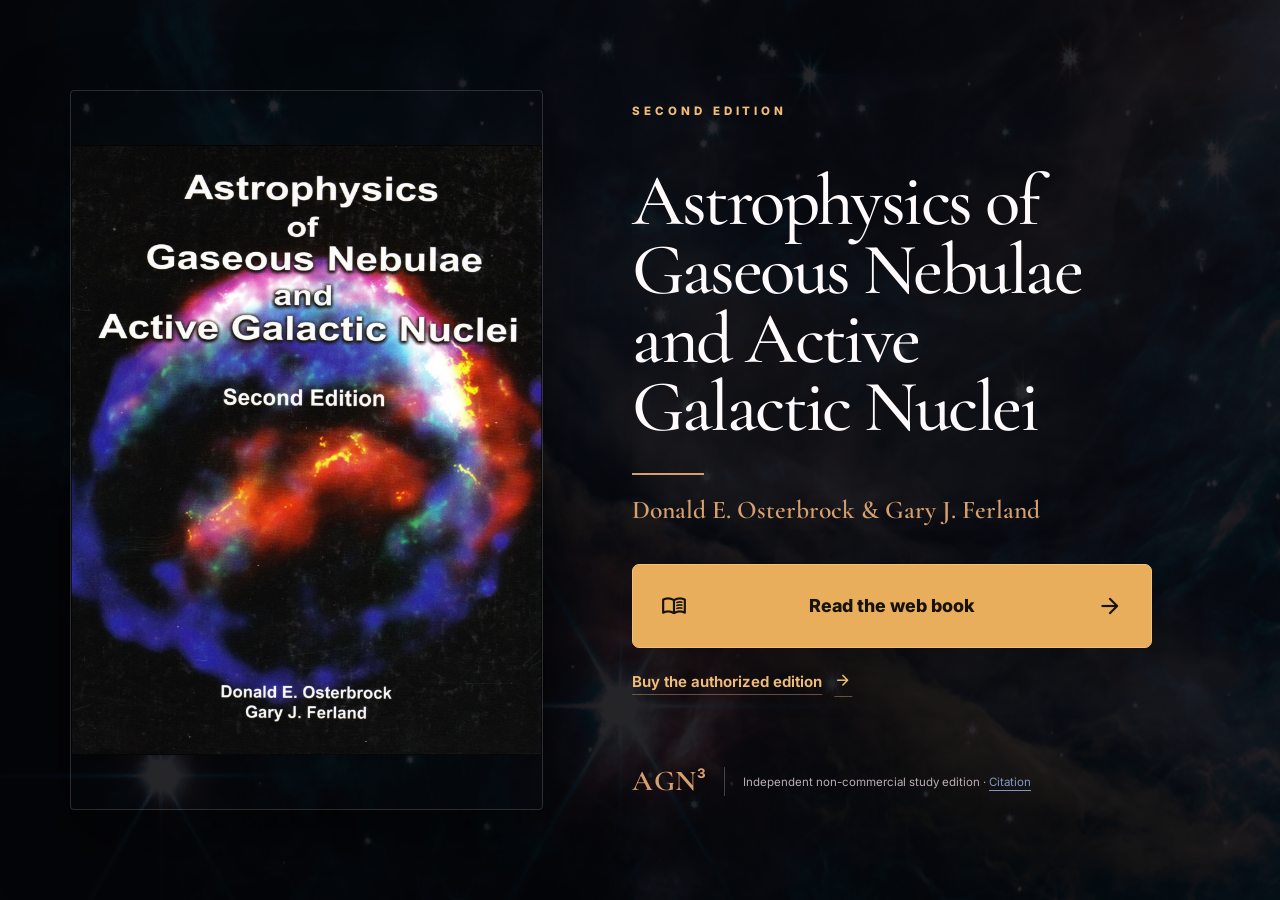
<file: index.html>
<!doctype html>
<html lang="en">
<head>
  <meta charset="utf-8">
  <meta name="viewport" content="width=device-width, initial-scale=1">
  <meta name="description" content="A linked web edition of Astrophysics of Gaseous Nebulae and Active Galactic Nuclei, second edition, for study and research.">
  <meta name="theme-color" content="#05070b">
  <title>AGN³ — Astrophysics of Gaseous Nebulae and Active Galactic Nuclei</title>
  <link rel="canonical" href="https://agnagn.top/">
  <link rel="icon" href="assets/favicon.svg" type="image/svg+xml">
  <link rel="preconnect" href="https://fonts.googleapis.com">
  <link rel="preconnect" href="https://fonts.gstatic.com" crossorigin>
  <link href="https://fonts.googleapis.com/css2?family=Cormorant+Garamond:wght@500;600&amp;family=Inter:wght@400;600;700;800&amp;display=swap" rel="stylesheet">
  <link href="https://fonts.googleapis.com/css2?family=Material+Symbols+Rounded:opsz,wght,FILL,GRAD@24,400,0,0" rel="stylesheet">
  <link rel="preload" href="assets/book-cover-second-edition.jpg" as="image" type="image/jpeg" fetchpriority="high">
  <link rel="stylesheet" href="assets/landing.css?v=20260713-1">
  <meta property="og:type" content="book">
  <meta property="og:title" content="AGN³ — Astrophysics of Gaseous Nebulae and Active Galactic Nuclei">
  <meta property="og:description" content="A linked web edition for study and research.">
  <meta property="og:url" content="https://agnagn.top/">
  <meta property="og:image" content="https://agnagn.top/assets/book-cover-second-edition.jpg">
  <meta name="twitter:card" content="summary_large_image">
  <script>
    if (location.hash && location.hash !== "#main") {
      location.replace("book.html" + location.hash);
    }
  </script>
  <script type="application/ld+json">
  {
    "@context": "https://schema.org",
    "@type": "Book",
    "name": "Astrophysics of Gaseous Nebulae and Active Galactic Nuclei",
    "bookEdition": "Second edition",
    "datePublished": "2006",
    "author": [
      {"@type": "Person", "name": "Donald E. Osterbrock"},
      {"@type": "Person", "name": "Gary J. Ferland"}
    ],
    "publisher": {"@type": "Organization", "name": "University Science Books"},
    "isbn": "9781891389344",
    "url": "https://agnagn.top/",
    "sameAs": "https://scixplorer.org/abs/2006agna.book.....O"
  }
  </script>
</head>
<body>
  <a class="landing-skip-link" href="#main">Skip to book introduction</a>
  <img class="landing-background" src="assets/orion-nebula-jwst.jpg" alt="" width="1800" height="1710" aria-hidden="true" decoding="async">
  <main class="landing-shell" id="main">
    <section class="landing-grid" aria-labelledby="landing-title">
      <div class="landing-copy">
        <p class="landing-edition">Second edition</p>
        <h1 class="landing-title" id="landing-title">Astrophysics of<br>Gaseous Nebulae<br>and Active<br>Galactic Nuclei</h1>
        <hr class="landing-rule">
        <p class="landing-authors">Donald E. Osterbrock &amp; Gary J. Ferland</p>
        <div class="landing-actions">
          <a class="landing-primary" href="book.html"><span class="material-symbols-rounded" aria-hidden="true">menu_book</span><span>Read the web book</span><span class="material-symbols-rounded" aria-hidden="true">arrow_forward</span></a>
          <a class="landing-secondary" href="https://mitpress.mit.edu/9781891389344/astrophysics-of-gaseous-nebulae-and-active-galactic-nuclei/" target="_blank" rel="noopener"><span>Buy the authorized edition</span><span class="material-symbols-rounded" aria-hidden="true">arrow_forward</span></a>
        </div>
        <div class="landing-meta">
          <span class="landing-short-name" aria-label="AGN cubed">AGN<sup>3</sup></span>
          <span class="landing-meta__divider" aria-hidden="true"></span>
          <span>Independent non-commercial study edition · <a href="https://scixplorer.org/abs/2006agna.book.....O" target="_blank" rel="noopener">Citation</a></span>
        </div>
      </div>
      <a class="landing-cover-link" href="book.html" aria-label="Read Astrophysics of Gaseous Nebulae and Active Galactic Nuclei">
        <img class="landing-cover" src="assets/book-cover-second-edition.jpg" alt="Cover of the second edition of Astrophysics of Gaseous Nebulae and Active Galactic Nuclei" width="1536" height="1992" loading="eager" decoding="async" fetchpriority="high">
      </a>
    </section>
  </main>
</body>
</html>
</file>
<file: assets/landing.css>
:root {
  color-scheme: dark;
  --landing-bg: #05070b;
  --landing-paper: #f7f3f0;
  --landing-muted: #b8adb5;
  --landing-gold: #d5a06e;
  --landing-gold-strong: #f0bd78;
  --landing-blue: #8098c0;
  --landing-rule: rgba(213, 160, 110, 0.45);
  --landing-serif: "Cormorant Garamond", "Iowan Old Style", "Palatino Linotype", Georgia, serif;
  --landing-sans: Inter, ui-sans-serif, -apple-system, BlinkMacSystemFont, "Segoe UI", sans-serif;
}

*,
*::before,
*::after {
  box-sizing: border-box;
}

html {
  background: var(--landing-bg);
}

body {
  min-width: 320px;
  min-height: 100vh;
  min-height: 100svh;
  margin: 0;
  overflow-x: hidden;
  background: var(--landing-bg);
  color: var(--landing-paper);
  font-family: var(--landing-sans);
  text-rendering: optimizeLegibility;
  -webkit-font-smoothing: antialiased;
}

a {
  color: inherit;
}

:focus-visible {
  outline: 3px solid var(--landing-gold-strong);
  outline-offset: 5px;
}

.landing-skip-link {
  position: fixed;
  z-index: 10;
  top: 12px;
  left: 16px;
  transform: translateY(-180%);
  padding: 10px 14px;
  border-radius: 6px;
  background: var(--landing-paper);
  color: #111318;
  font-weight: 750;
  text-decoration: none;
}

.landing-skip-link:focus {
  transform: translateY(0);
}

.landing-background {
  position: fixed;
  z-index: 0;
  inset: 0;
  width: 100%;
  height: 100%;
  object-fit: cover;
  object-position: 58% 48%;
  opacity: 0.2;
  filter: saturate(0.88) brightness(0.66);
  pointer-events: none;
}

.landing-shell {
  position: relative;
  z-index: 1;
  display: flex;
  min-height: 100vh;
  min-height: 100svh;
  align-items: center;
  justify-content: center;
  padding: clamp(38px, 5.5vw, 78px);
}

.landing-grid {
  display: grid;
  width: min(1320px, 100%);
  grid-template-areas: "cover copy";
  grid-template-columns: minmax(290px, 0.9fr) minmax(0, 1.1fr);
  gap: clamp(56px, 7vw, 112px);
  align-items: center;
}

.landing-copy {
  grid-area: copy;
  min-width: 0;
  max-width: 670px;
}

.landing-edition {
  margin: 0 0 clamp(42px, 5.5vh, 58px);
  color: var(--landing-gold-strong);
  font-size: clamp(0.72rem, 0.9vw, 0.88rem);
  font-weight: 800;
  letter-spacing: 0.34em;
  text-transform: uppercase;
}

.landing-title {
  margin: 0;
  color: #fffafb;
  font-family: var(--landing-serif);
  font-size: clamp(3.65rem, 5.7vw, 6rem);
  font-weight: 500;
  letter-spacing: -0.035em;
  line-height: 0.94;
  text-wrap: balance;
}

.landing-rule {
  width: 72px;
  margin: clamp(26px, 3.5vh, 38px) 0 18px;
  border: 0;
  border-top: 2px solid var(--landing-gold);
}

.landing-authors {
  margin: 0;
  color: var(--landing-gold);
  font-family: var(--landing-serif);
  font-size: clamp(1.3rem, 2vw, 1.7rem);
  font-weight: 600;
  line-height: 1.35;
}

.landing-actions {
  display: grid;
  width: min(100%, 520px);
  gap: 24px;
  margin-top: clamp(30px, 4vh, 44px);
}

.landing-primary {
  display: grid;
  min-height: 84px;
  grid-template-columns: auto minmax(0, 1fr) auto;
  gap: 18px;
  align-items: center;
  justify-content: center;
  padding: 16px 28px;
  border: 1px solid #f2c27d;
  border-radius: 7px;
  background: #e8ae5b;
  box-shadow: 0 18px 50px rgba(0, 0, 0, 0.28);
  color: #18120d;
  font-size: clamp(1rem, 1.4vw, 1.22rem);
  font-weight: 800;
  text-align: center;
  text-decoration: none;
  transition: background-color 160ms ease, transform 160ms ease;
}

.landing-primary:hover {
  background: #f2c27d;
  transform: translateY(-2px);
}

.landing-secondary {
  display: inline-flex;
  width: fit-content;
  align-items: center;
  gap: 12px;
  color: var(--landing-gold-strong);
  font-size: 0.94rem;
  font-weight: 650;
  text-decoration-color: var(--landing-rule);
  text-decoration-thickness: 1px;
  text-underline-offset: 7px;
}

.landing-secondary:hover {
  color: #ffe0b0;
}

.landing-meta {
  display: flex;
  align-items: center;
  gap: 18px;
  margin-top: clamp(64px, 8.5vh, 96px);
  color: var(--landing-muted);
  font-size: clamp(0.72rem, 0.9vw, 0.84rem);
}

.landing-short-name {
  flex: 0 0 auto;
  color: var(--landing-gold);
  font-family: var(--landing-serif);
  font-size: 1.8rem;
  font-weight: 650;
  letter-spacing: 0.015em;
  line-height: 1;
}

.landing-short-name sup {
  position: relative;
  top: -0.1em;
  font-family: var(--landing-sans);
  font-size: 0.46em;
  font-weight: 750;
}

.landing-meta__divider {
  align-self: stretch;
  border-left: 1px solid rgba(247, 243, 240, 0.24);
}

.landing-meta a {
  color: var(--landing-blue);
  text-underline-offset: 4px;
}

.material-symbols-rounded {
  font-size: 1.45em;
  font-variation-settings: "FILL" 0, "wght" 400, "GRAD" 0, "opsz" 24;
  line-height: 1;
}

.landing-secondary .material-symbols-rounded {
  font-size: 1.1rem;
}

.landing-cover-link {
  grid-area: cover;
  display: block;
  width: min(100%, 500px);
  justify-self: center;
  text-decoration: none;
}

.landing-cover {
  display: block;
  width: 100%;
  max-height: min(80svh, 780px);
  border: 1px solid rgba(247, 243, 240, 0.16);
  border-radius: 4px;
  box-shadow: 0 30px 74px rgba(0, 0, 0, 0.54);
  object-fit: contain;
}

@media (max-width: 1100px) {
  .landing-grid {
    grid-template-columns: minmax(260px, 0.82fr) minmax(0, 1.18fr);
    gap: clamp(38px, 5vw, 64px);
  }

  .landing-title {
    font-size: clamp(3.1rem, 5.9vw, 4.8rem);
  }
}

@media (max-width: 780px) {
  .landing-shell {
    align-items: start;
    padding: 46px clamp(22px, 7vw, 54px) 64px;
  }

  .landing-grid {
    grid-template-areas:
      "copy"
      "cover";
    grid-template-columns: minmax(0, 1fr);
    gap: 52px;
  }

  .landing-copy {
    max-width: 620px;
  }

  .landing-title {
    font-size: clamp(3.1rem, 11vw, 4.8rem);
  }

  .landing-cover-link {
    width: min(76vw, 430px);
  }

  .landing-meta {
    flex-wrap: wrap;
    margin-top: 38px;
  }
}

@media (max-width: 480px) {
  .landing-shell {
    padding: 36px 20px 54px;
  }

  .landing-edition {
    letter-spacing: 0.25em;
  }

  .landing-title {
    font-size: clamp(2.65rem, 13.2vw, 3.55rem);
    line-height: 0.93;
  }

  .landing-authors {
    font-size: 1.22rem;
  }

  .landing-primary {
    min-height: 62px;
  }

  .landing-cover-link {
    width: min(82vw, 340px);
  }

  .landing-meta__divider {
    display: none;
  }
}

@media (prefers-reduced-motion: reduce) {
  .landing-primary {
    transition: none;
  }
}

@media (forced-colors: active) {
  .landing-background {
    display: none;
  }

  .landing-primary {
    border: 2px solid ButtonText;
  }
}
</file>
